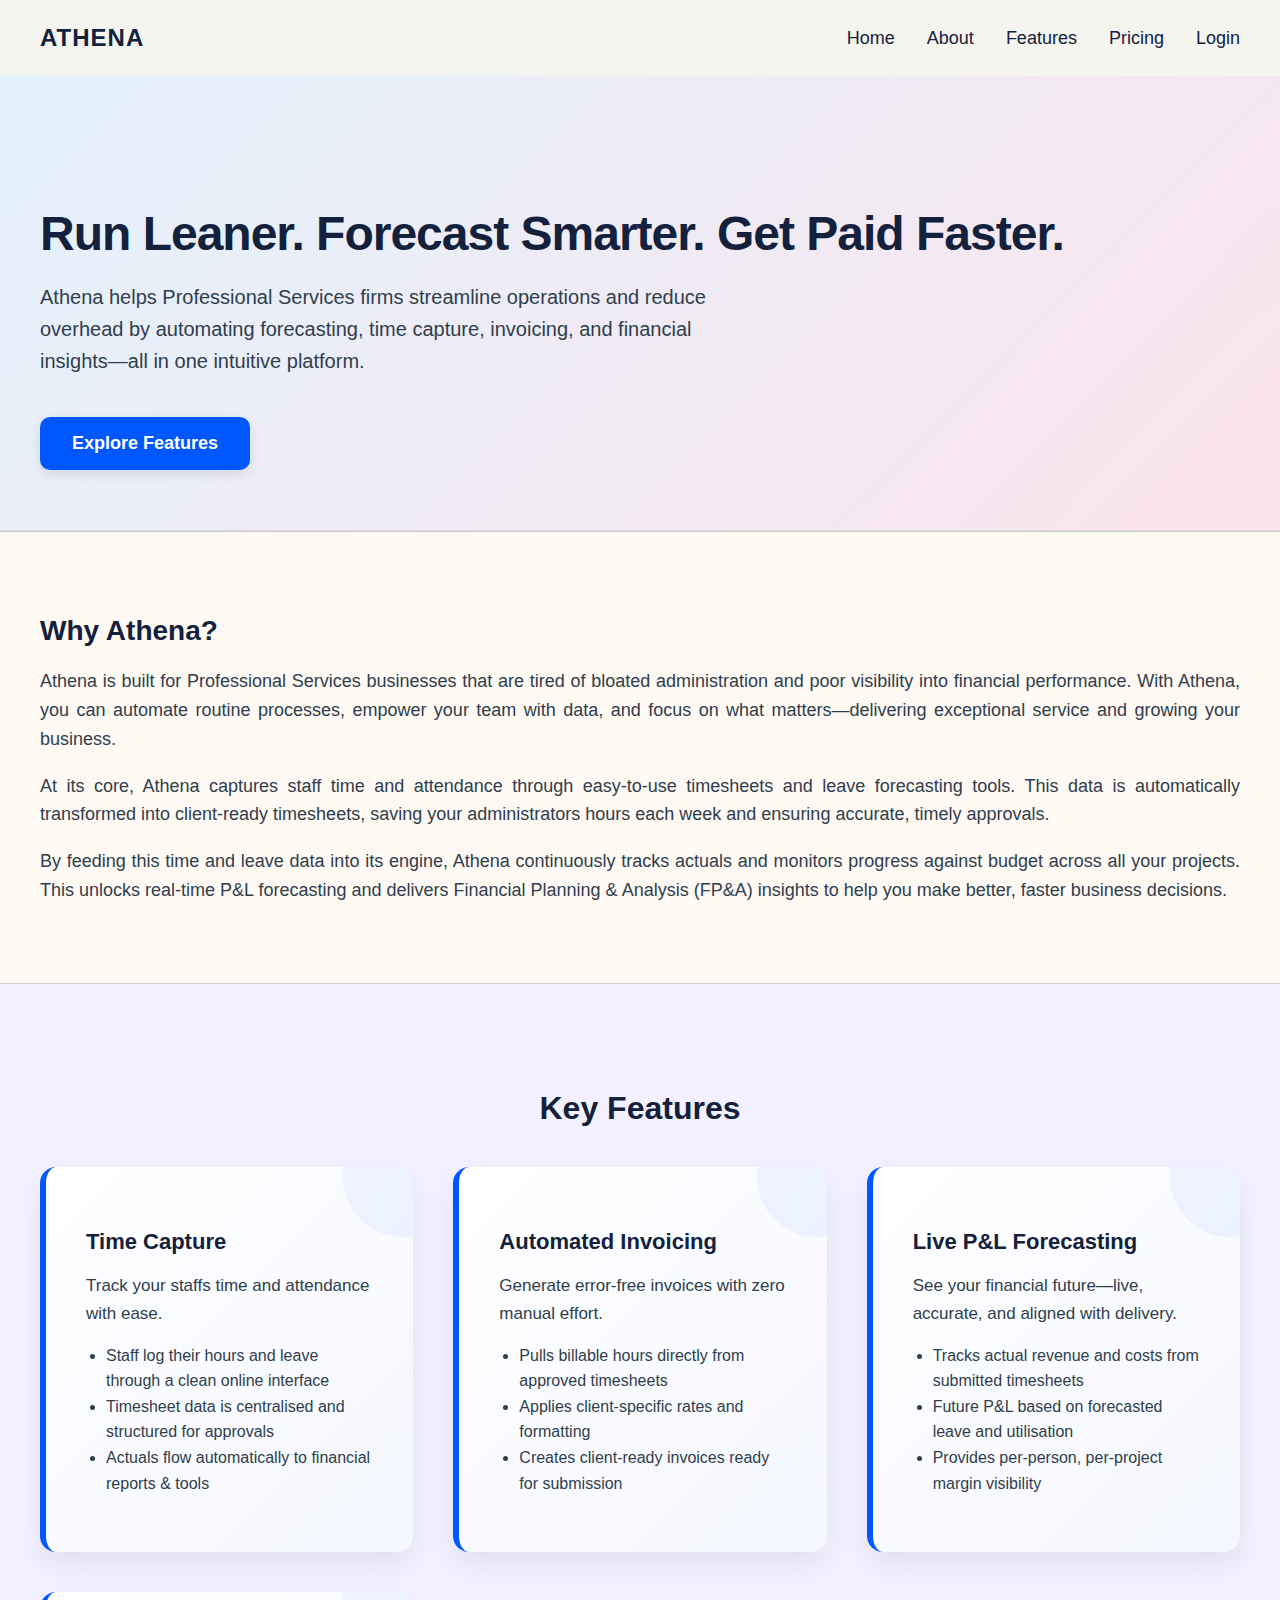
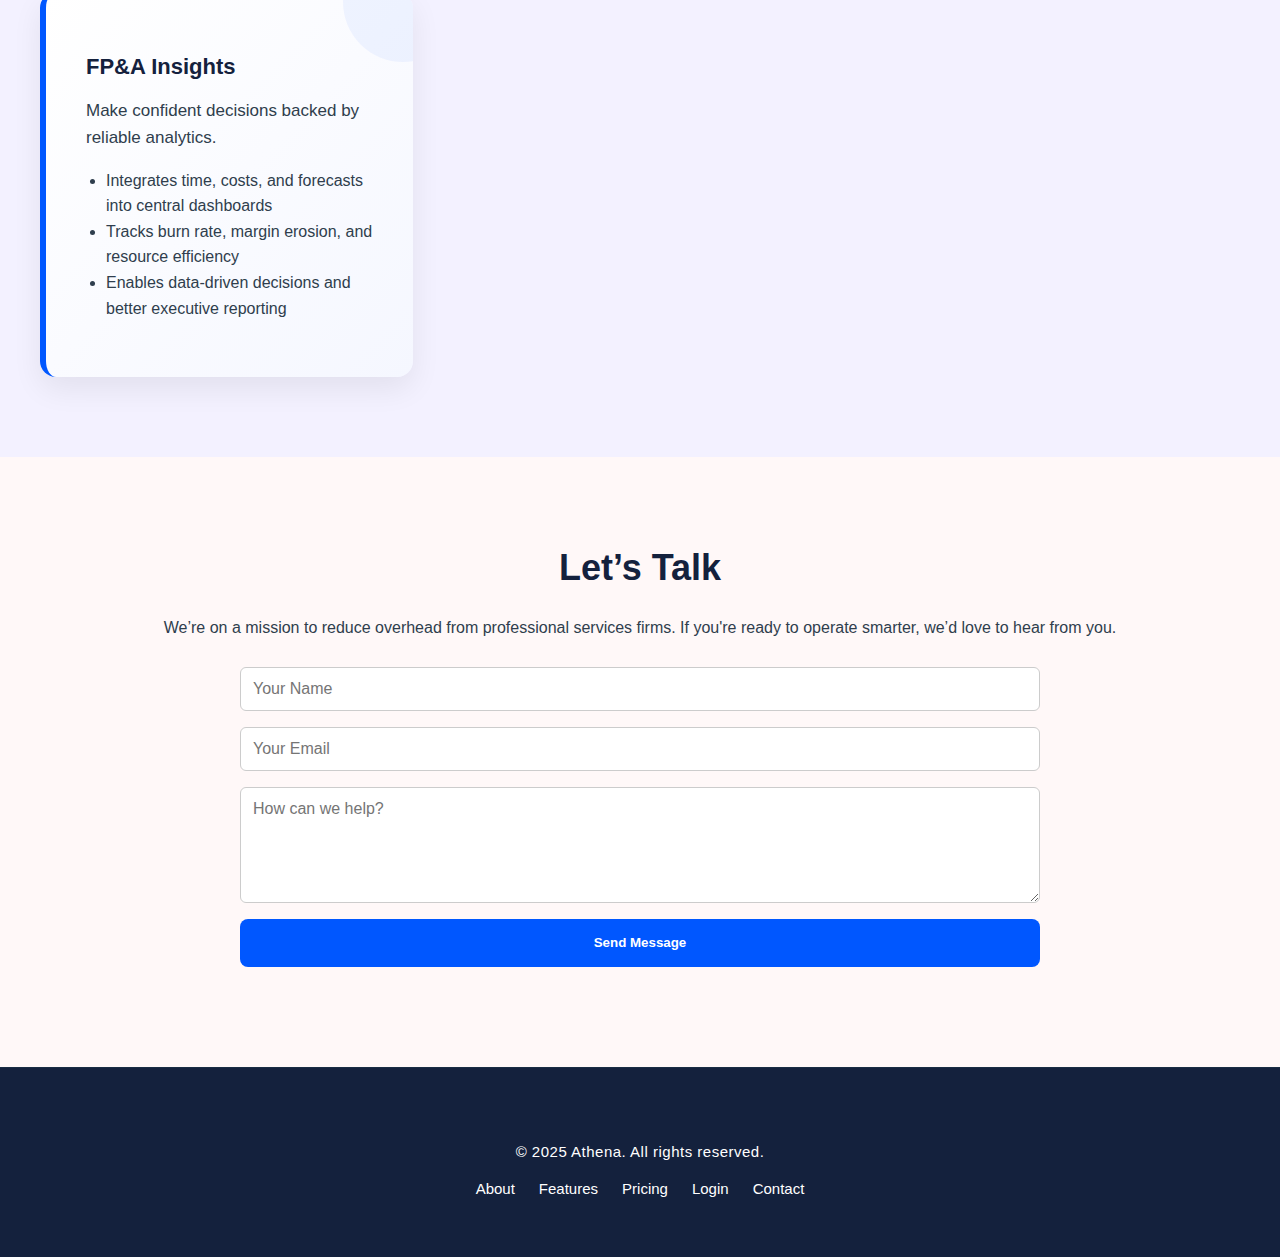
<file: index.html>
<!DOCTYPE html>
<html lang="en">
<head>
  <meta charset="UTF-8" />
  <meta name="viewport" content="width=device-width, initial-scale=1.0" />
  <title>Athena | Home</title>
  <link rel="stylesheet" href="athena-master.css" />
</head>
<body>
  <!-- Navbar -->
  <nav class="navbar">
    <div class="logo">ATHENA</div>
    <ul class="nav-links">
      <li><a href="index.html">Home</a></li>
      <li><a href="about-page.html">About</a></li>
      <li><a href="features-page.html">Features</a></li>
      <li><a href="pricing-page.html">Pricing</a></li>
      <li><a href="log-in-page.html">Login</a></li>
    </ul>
  </nav>

  <!-- Hero Section -->
  <section class="hero">
    <h1>Run Leaner. Forecast Smarter. Get Paid Faster.</h1>
    <p>Athena helps Professional Services firms streamline operations and reduce overhead by automating forecasting, time capture, invoicing, and financial insights—all in one intuitive platform.</p>
    <a href="#features" class="cta-button">Explore Features</a>
  </section>

  <!-- About Section -->
  <section class="about" id="about">
    <h2>Why Athena?</h2>
    <p>Athena is built for Professional Services businesses that are tired of bloated administration and poor visibility into financial performance. With Athena, you can automate routine processes, empower your team with data, and focus on what matters—delivering exceptional service and growing your business.</p>
    <p>At its core, Athena captures staff time and attendance through easy-to-use timesheets and leave forecasting tools. This data is automatically transformed into client-ready timesheets, saving your administrators hours each week and ensuring accurate, timely approvals.</p>
    <p>By feeding this time and leave data into its engine, Athena continuously tracks actuals and monitors progress against budget across all your projects. This unlocks real-time P&L forecasting and delivers Financial Planning & Analysis (FP&A) insights to help you make better, faster business decisions.</p>
  </section>

  <!-- Features Section -->
  <section class="features" id="features">
    <h2>Key Features</h2>
    <div class="feature-cards">
      <div class="card">
        <h3>Time Capture</h3>
        <p>Track your staffs time and attendance with ease.</p>
        <ul>
          <li>Staff log their hours and leave through a clean online interface</li>
          <li>Timesheet data is centralised and structured for approvals</li>
          <li>Actuals flow automatically to financial reports & tools</li>
        </ul>
      </div>
      <div class="card">
        <h3>Automated Invoicing</h3>
        <p>Generate error-free invoices with zero manual effort.</p>
        <ul>
          <li>Pulls billable hours directly from approved timesheets</li>
          <li>Applies client-specific rates and formatting</li>
          <li>Creates client-ready invoices ready for submission</li>
        </ul>
      </div>
      <div class="card">
        <h3>Live P&L Forecasting</h3>
        <p>See your financial future—live, accurate, and aligned with delivery.</p>
        <ul>
          <li>Tracks actual revenue and costs from submitted timesheets</li>
          <li>Future P&L based on forecasted leave and utilisation</li>
          <li>Provides per-person, per-project margin visibility</li>
        </ul>
      </div>
      <div class="card">
        <h3>FP&A Insights</h3>
        <p>Make confident decisions backed by reliable analytics.</p>
        <ul>
          <li>Integrates time, costs, and forecasts into central dashboards</li>
          <li>Tracks burn rate, margin erosion, and resource efficiency</li>
          <li>Enables data-driven decisions and better executive reporting</li>
        </ul>
      </div>
    </div>
  </section>

  <!-- Contact Section -->
  <section class="contact" id="contact">
    <h2>Let’s Talk</h2>
    <p>We’re on a mission to reduce overhead from professional services firms. If you're ready to operate smarter, we’d love to hear from you.</p>
    <form class="contact-form">
      <input type="text" placeholder="Your Name" required />
      <input type="email" placeholder="Your Email" required />
      <textarea placeholder="How can we help?" rows="5" required></textarea>
      <button type="submit">Send Message</button>
    </form>
  </section>

  <!-- Footer -->
  <footer class="footer">
    <div class="footer-content">
      <p>&copy; 2025 Athena. All rights reserved.</p>
      <ul class="footer-links">
        <li><a href="#about">About</a></li>
        <li><a href="#features">Features</a></li>
        <li><a href="#pricing">Pricing</a></li>
        <li><a href="#login">Login</a></li>
        <li><a href="#contact">Contact</a></li>
      </ul>
    </div>
  </footer>
</body>
</html>
</file>
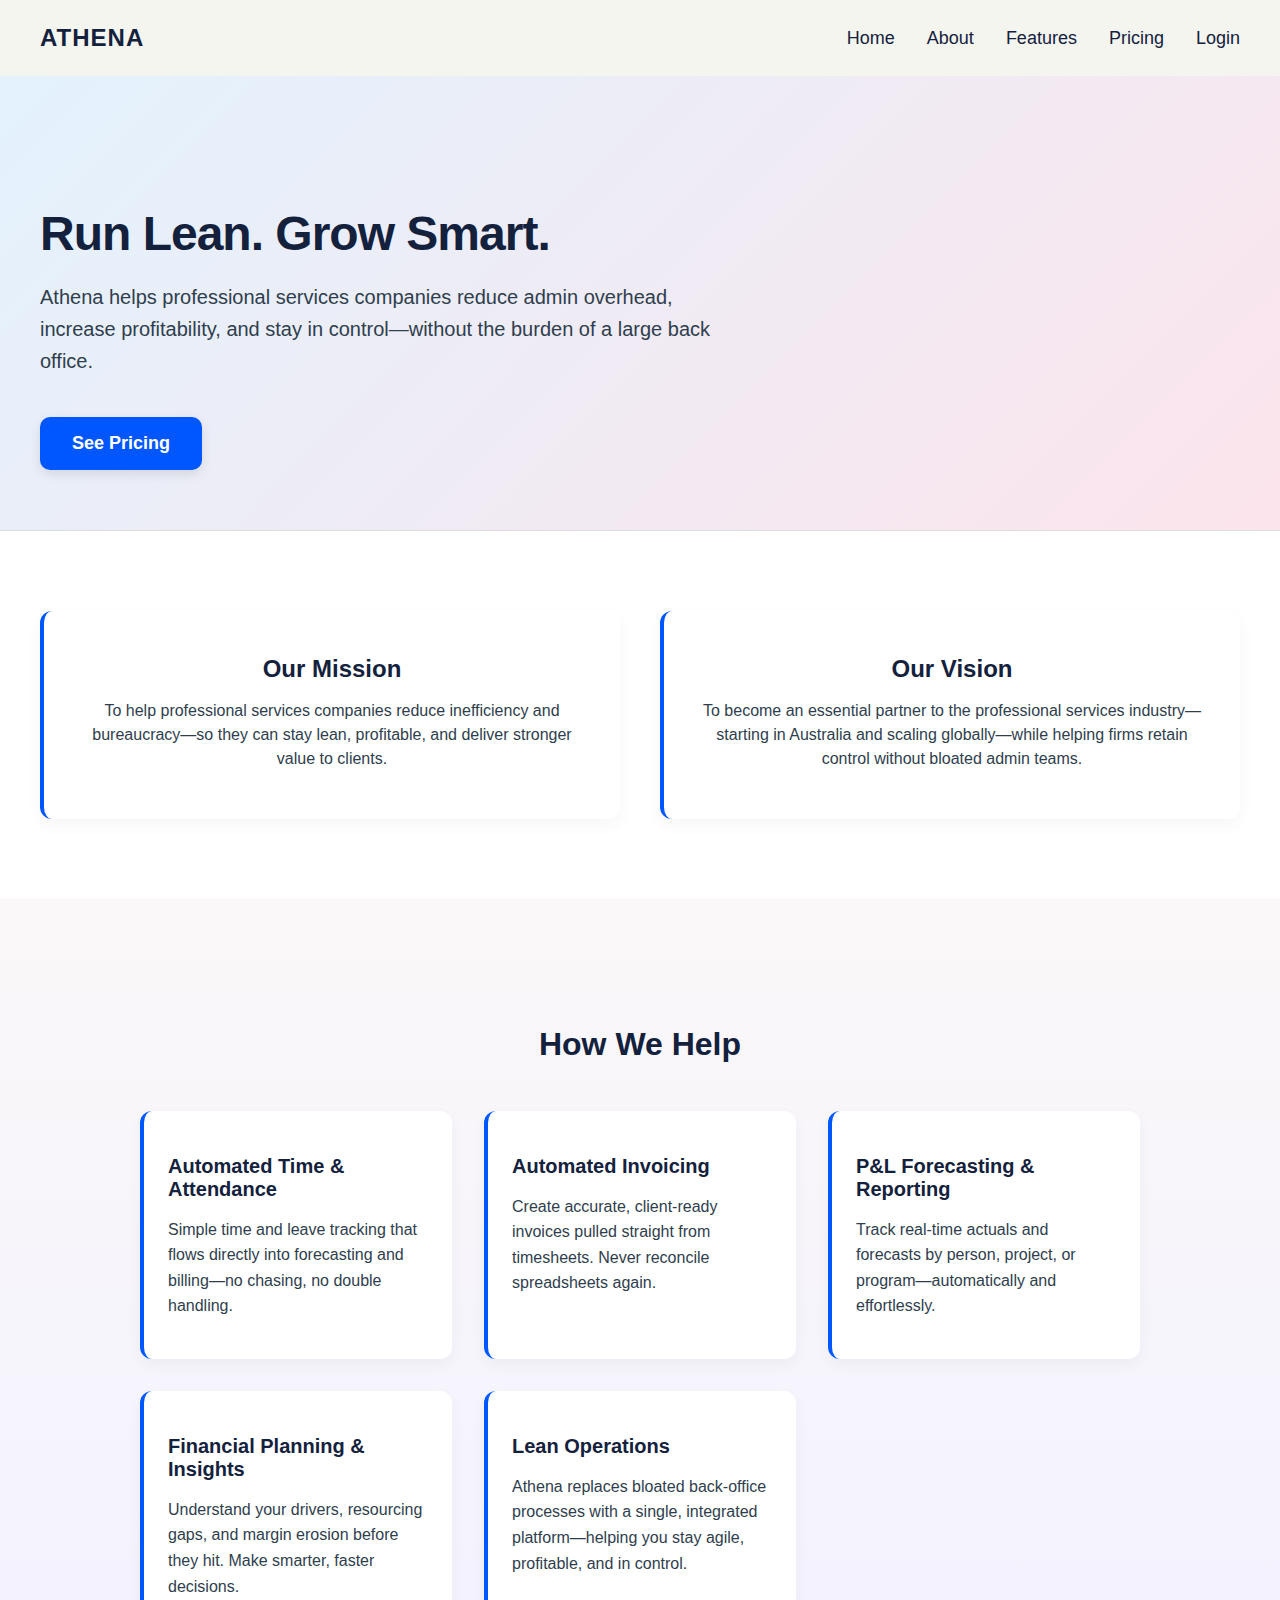
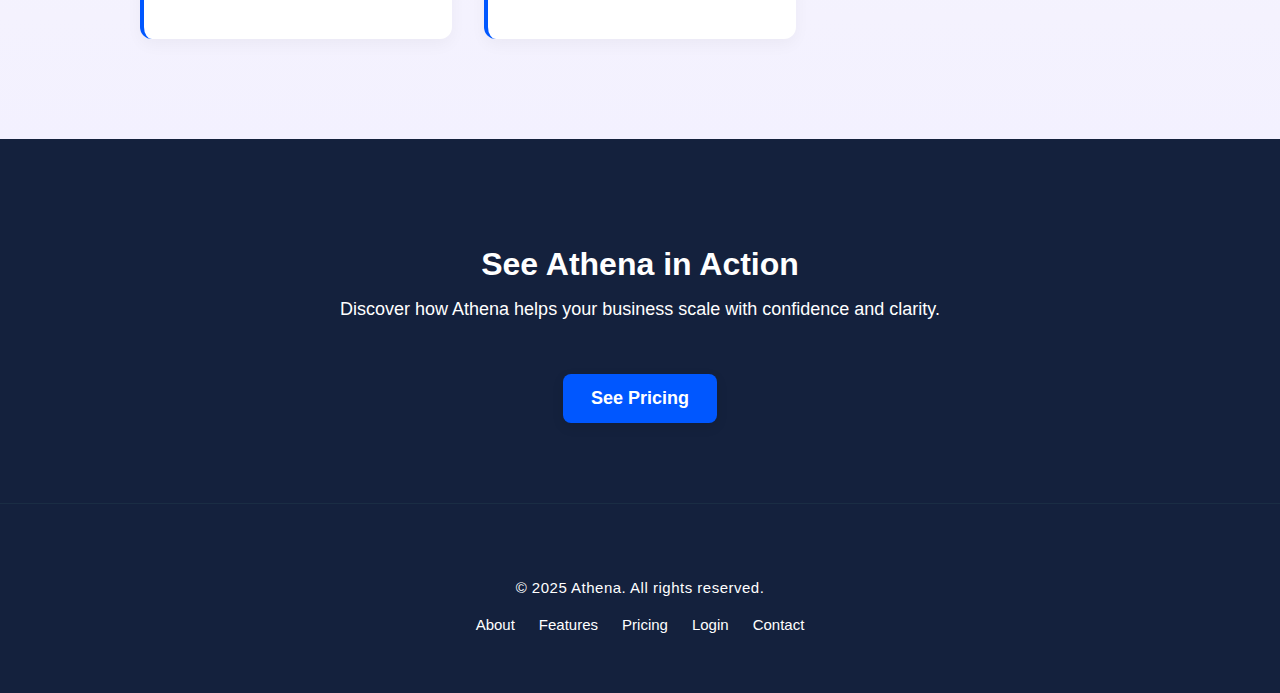
<file: about-page.html>
<!DOCTYPE html>
<html lang="en">
<head>
  <meta charset="UTF-8" />
  <meta name="viewport" content="width=device-width, initial-scale=1.0"/>
  <title>Athena | About</title>
  <link rel="stylesheet" href="athena-master.css" />
</head>
<body>

  <!-- Navigation Bar -->
  <nav class="navbar">
    <div class="logo">ATHENA</div>
    <ul class="nav-links">
     <li><a href="index.html">Home</a></li>
      <li><a href="about-page.html">About</a></li>
      <li><a href="features-page.html">Features</a></li>
      <li><a href="pricing-page.html">Pricing</a></li>
      <li><a href="log-in-page.html">Login</a></li>
    </ul>
  </nav>

  <!-- Hero Section -->
  <section class="hero">
    <h1>Run Lean. Grow Smart.</h1>
    <p>Athena helps professional services companies reduce admin overhead, increase profitability, and stay in control—without the burden of a large back office.</p>
    <a href="pricing-page.html" class="cta-button">See Pricing</a>
  </section>

  <!-- Mission and Vision Cards -->
  <section class="features-summary" style="background-color: #ffffff;">
    <div class="summary-grid">
      <div class="summary-card" style="border-left: 4px solid var(--accent-color);">
        <h3>Our Mission</h3>
        <p>To help professional services companies reduce inefficiency and bureaucracy—so they can stay lean, profitable, and deliver stronger value to clients.</p>
      </div>
      <div class="summary-card" style="border-left: 4px solid var(--accent-color);">
        <h3>Our Vision</h3>
        <p>To become an essential partner to the professional services industry—starting in Australia and scaling globally—while helping firms retain control without bloated admin teams.</p>
      </div>
    </div>
  </section>

  <!-- How We Help Section -->
  <section class="features-impact-alt">
    <h2>How We Help</h2>
    <div class="impact-cards-alt">

      <div class="impact-item">
        <div class="impact-content">
          <h3>Automated Time & Attendance</h3>
          <p>Simple time and leave tracking that flows directly into forecasting and billing—no chasing, no double handling.</p>
        </div>
      </div>

      <div class="impact-item">
        <div class="impact-content">
          <h3>Automated Invoicing</h3>
          <p>Create accurate, client-ready invoices pulled straight from timesheets. Never reconcile spreadsheets again.</p>
        </div>
      </div>

      <div class="impact-item">
        <div class="impact-content">
          <h3>P&L Forecasting & Reporting</h3>
          <p>Track real-time actuals and forecasts by person, project, or program—automatically and effortlessly.</p>
        </div>
      </div>

      <div class="impact-item">
        <div class="impact-content">
          <h3>Financial Planning & Insights</h3>
          <p>Understand your drivers, resourcing gaps, and margin erosion before they hit. Make smarter, faster decisions.</p>
        </div>
      </div>

      <div class="impact-item">
        <div class="impact-content">
          <h3>Lean Operations</h3>
          <p>Athena replaces bloated back-office processes with a single, integrated platform—helping you stay agile, profitable, and in control.</p>
        </div>
      </div>

    </div>
  </section>

  <!-- CTA Section -->
  <section class="final-cta">
    <h2>See Athena in Action</h2>
    <p>Discover how Athena helps your business scale with confidence and clarity.</p>
    <a href="index.html#pricing" class="cta-button">See Pricing</a>
  </section>

  <!-- Footer -->
  <footer class="footer">
    <div class="footer-content">
      <p>&copy; 2025 Athena. All rights reserved.</p>
      <ul class="footer-links">
          <li><a href="about-page.html">About</a></li>
        <li><a href="features-page.html">Features</a></li>
        <li><a href="pricing-page.html">Pricing</a></li>
        <li><a href="log-in-page.html">Login</a></li>
        <li><a href="#contact">Contact</a></li>
      </ul>
    </div>
  </footer>

</body>
</html>
</file>
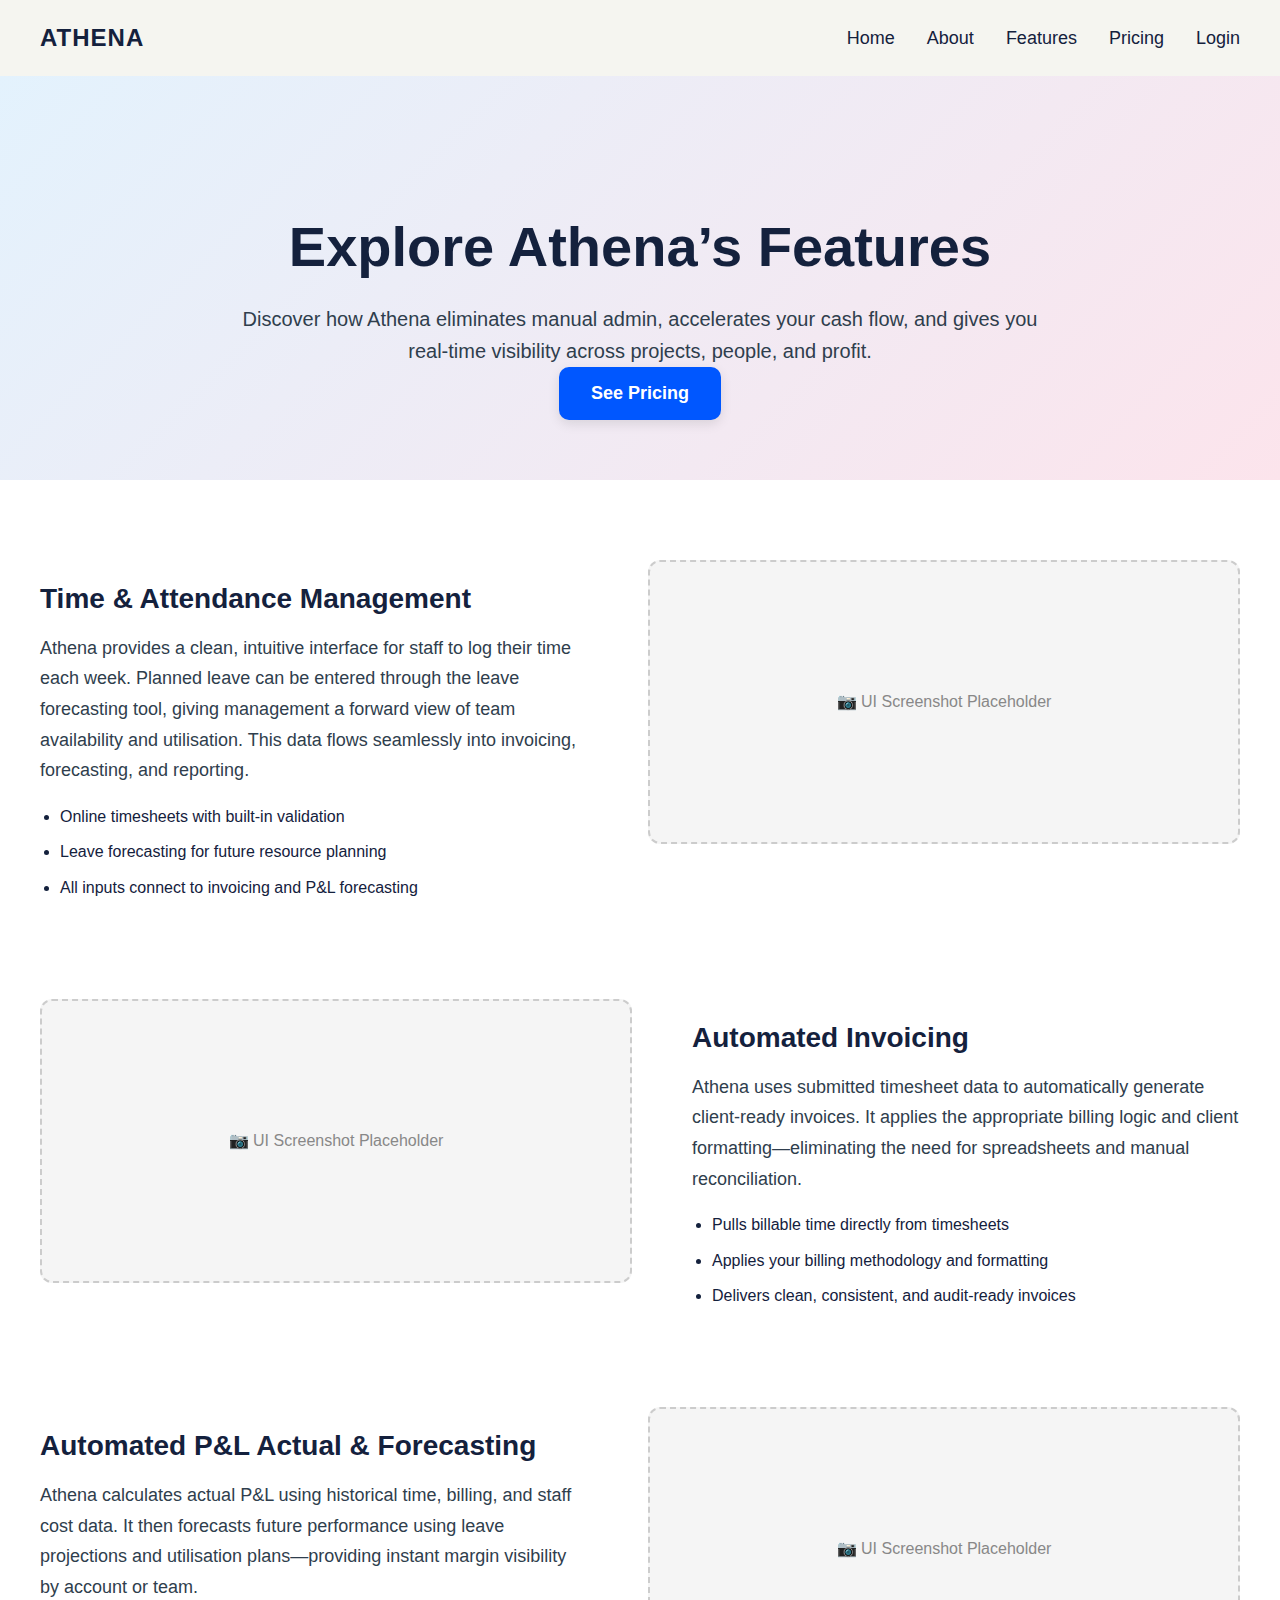
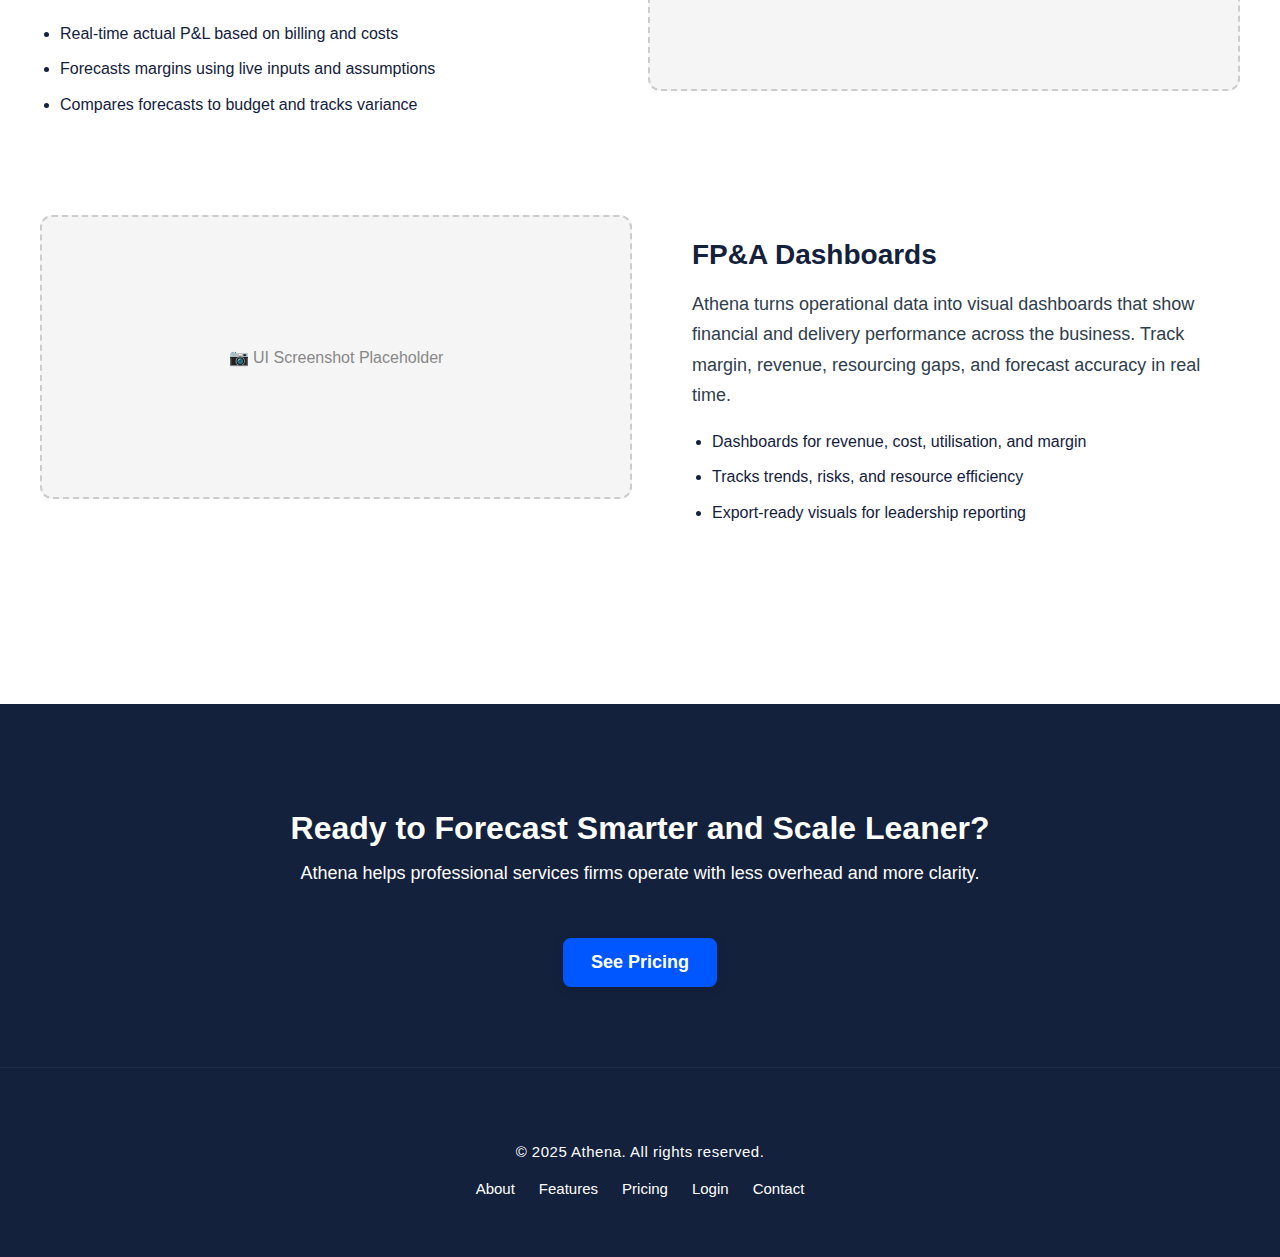
<file: features-page.html>
<!DOCTYPE html>
<html lang="en">
<head>
  <meta charset="UTF-8" />
  <meta name="viewport" content="width=device-width, initial-scale=1.0"/>
  <title>Athena | Features</title>
  <link rel="stylesheet" href="athena-master.css" />
</head>
<body>

  <!-- 1. Navigation Bar -->
  <nav class="navbar">
    <div class="logo">ATHENA</div>
    <ul class="nav-links">
   <li><a href="home-page.html">Home</a></li>
      <li><a href="about-page.html">About</a></li>
      <li><a href="features-page.html">Features</a></li>
      <li><a href="pricing-page.html">Pricing</a></li>
       <li><a href="log-in-page.html">Login</a></li>
    </ul>
  </nav>

  <!-- 2. Hero Section -->
  <section class="features-hero left">
    <h1>Explore Athena’s Features</h1>
    <p>
      Discover how Athena eliminates manual admin, accelerates your cash flow, 
      and gives you real-time visibility across projects, people, and profit.
    </p>
    <a href="index.html#pricing" class="cta-button">See Pricing</a>
  </section>

  <!-- 3. Features Deep Dive with Visual Placeholders -->
<section class="features-deep-dive">
  <div class="feature-row">
    <div class="feature-text">
      <h2>Time & Attendance Management</h2>
      <p>
        Athena provides a clean, intuitive interface for staff to log their time each week. 
        Planned leave can be entered through the leave forecasting tool, giving management a forward view of team availability and utilisation. 
        This data flows seamlessly into invoicing, forecasting, and reporting.
      </p>
      <ul>
        <li>Online timesheets with built-in validation</li>
        <li>Leave forecasting for future resource planning</li>
        <li>All inputs connect to invoicing and P&L forecasting</li>
      </ul>
    </div>
    <div class="feature-visual placeholder">
      <p>📷 UI Screenshot Placeholder</p>
    </div>
  </div>

  <div class="feature-row reverse">
    <div class="feature-text">
      <h2>Automated Invoicing</h2>
      <p>
        Athena uses submitted timesheet data to automatically generate client-ready invoices. 
        It applies the appropriate billing logic and client formatting—eliminating the need for spreadsheets and manual reconciliation.
      </p>
      <ul>
        <li>Pulls billable time directly from timesheets</li>
        <li>Applies your billing methodology and formatting</li>
        <li>Delivers clean, consistent, and audit-ready invoices</li>
      </ul>
    </div>
    <div class="feature-visual placeholder">
      <p>📷 UI Screenshot Placeholder</p>
    </div>
  </div>

  <div class="feature-row">
    <div class="feature-text">
      <h2>Automated P&L Actual & Forecasting</h2>
      <p>
        Athena calculates actual P&L using historical time, billing, and staff cost data. 
        It then forecasts future performance using leave projections and utilisation plans—providing instant margin visibility by account or team.
      </p>
      <ul>
        <li>Real-time actual P&L based on billing and costs</li>
        <li>Forecasts margins using live inputs and assumptions</li>
        <li>Compares forecasts to budget and tracks variance</li>
      </ul>
    </div>
    <div class="feature-visual placeholder">
      <p>📷 UI Screenshot Placeholder</p>
    </div>
  </div>

  <div class="feature-row reverse">
    <div class="feature-text">
      <h2>FP&A Dashboards</h2>
      <p>
        Athena turns operational data into visual dashboards that show financial and delivery performance across the business. 
        Track margin, revenue, resourcing gaps, and forecast accuracy in real time.
      </p>
      <ul>
        <li>Dashboards for revenue, cost, utilisation, and margin</li>
        <li>Tracks trends, risks, and resource efficiency</li>
        <li>Export-ready visuals for leadership reporting</li>
      </ul>
    </div>
    <div class="feature-visual placeholder">
      <p>📷 UI Screenshot Placeholder</p>
    </div>
  </div>
</section>


<!-- 5. CTA Section Fix -->
<section class="final-cta">
  <h2>Ready to Forecast Smarter and Scale Leaner?</h2>
  <p>Athena helps professional services firms operate with less overhead and more clarity.</p>
  <a href="pricing-page.html" class="cta-button">See Pricing</a>
</section>


  <!-- 6. Footer -->
  <footer class="footer">
    <div class="footer-content">
      <p>&copy; 2025 Athena. All rights reserved.</p>
      <ul class="footer-links">
        <li><a href="about-page.html">About</a></li>
        <li><a href="features-page.html">Features</a></li>
        <li><a href="pricing-page.html">Pricing</a></li>
        <li><a href="log-in-page.html">Login</a></li>
        <li><a href="#contact">Contact</a></li>
      </ul>
    </div>
  </footer>

</body>
</html>
</file>
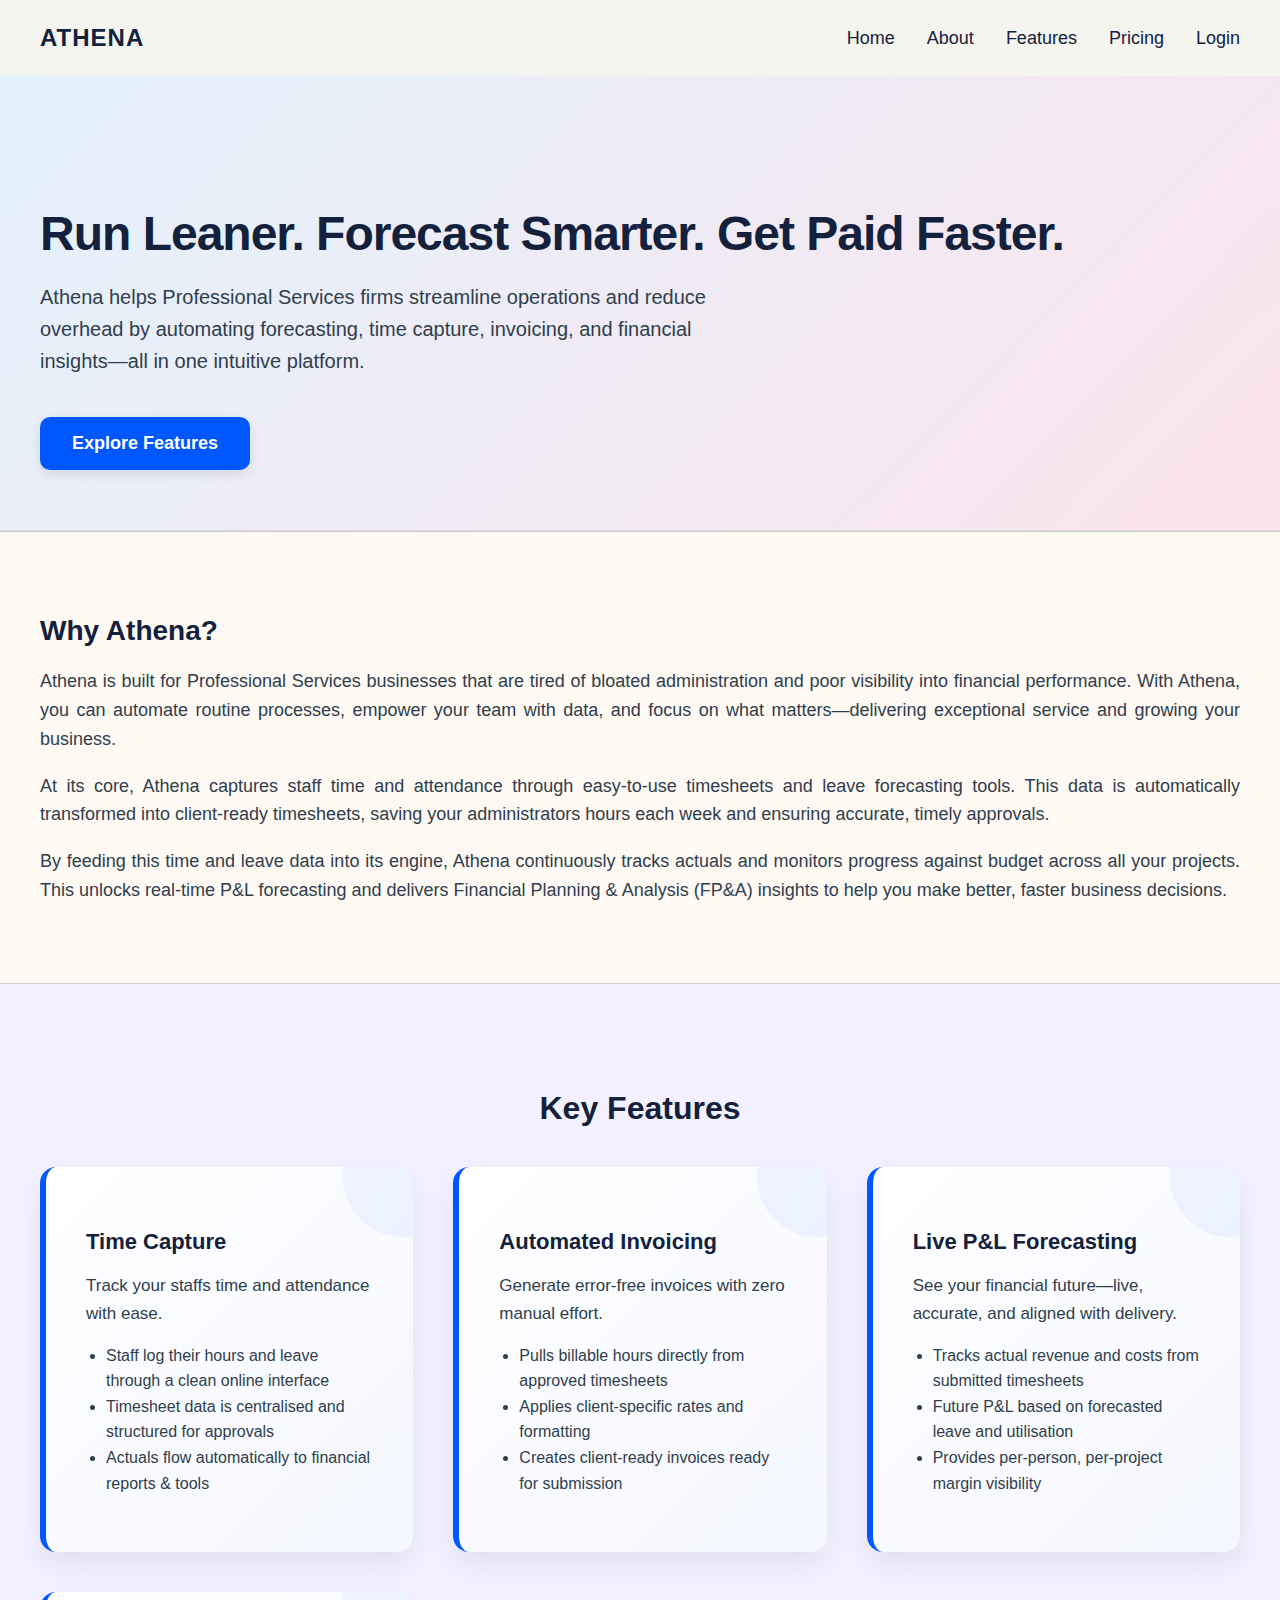
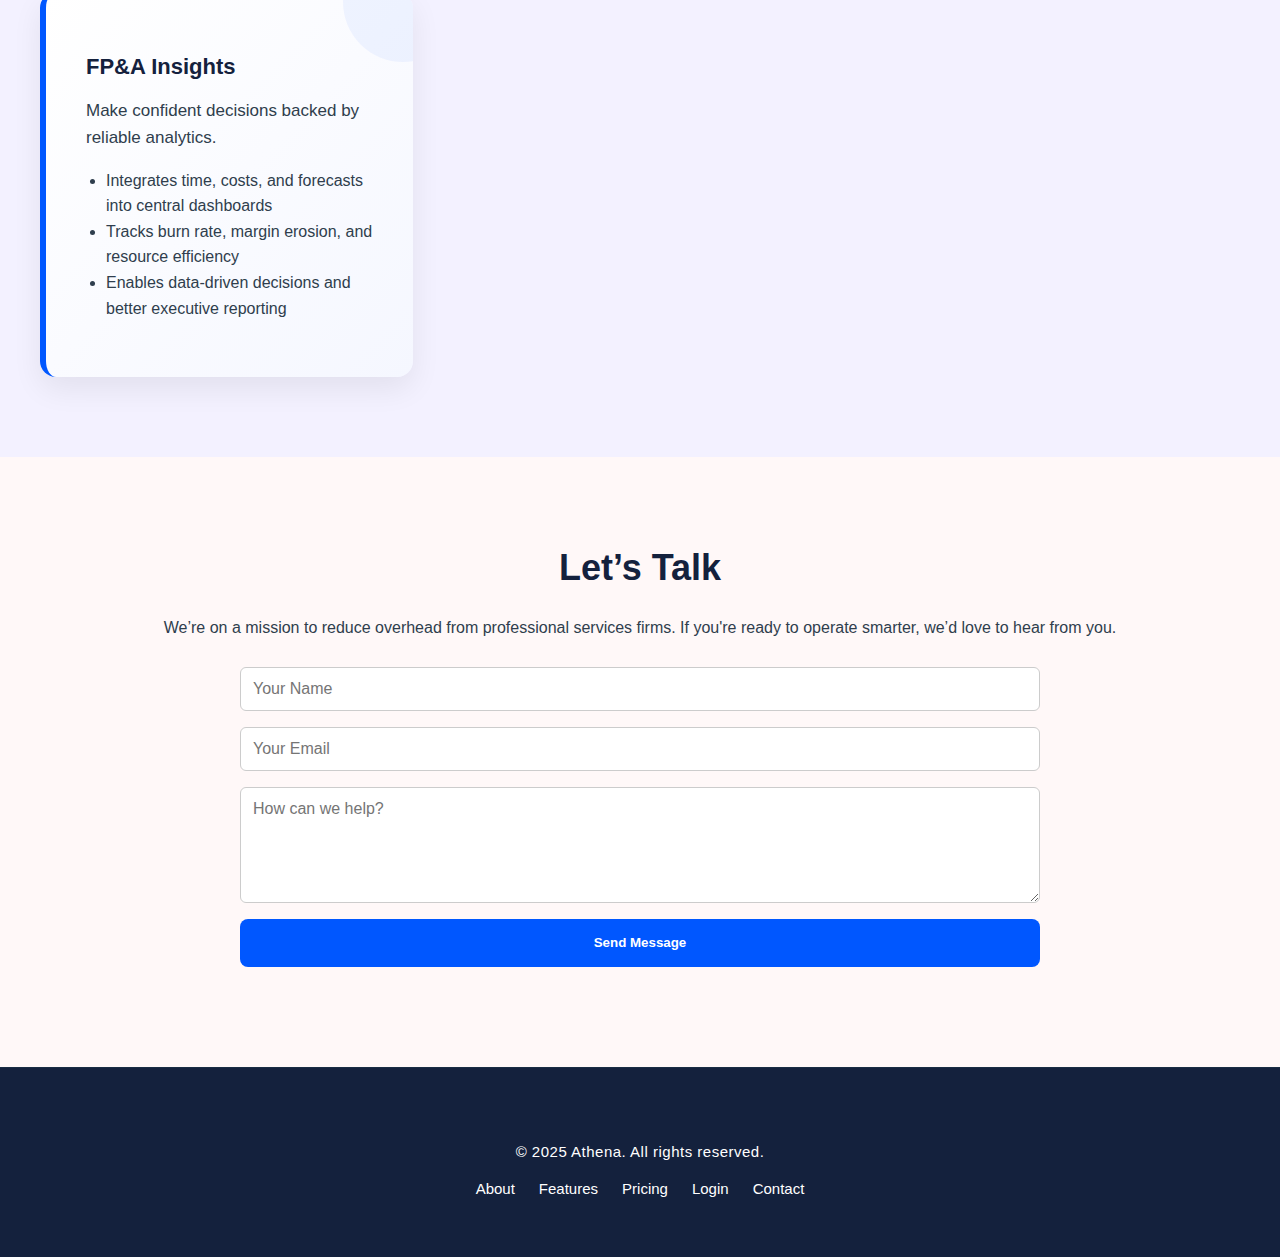
<file: home-page.html>
<!DOCTYPE html>
<html lang="en">
<head>
  <meta charset="UTF-8" />
  <meta name="viewport" content="width=device-width, initial-scale=1.0" />
  <title>Athena | Home</title>
  <link rel="stylesheet" href="athena-master.css" />
</head>
<body>
  <!-- Navbar -->
  <nav class="navbar">
    <div class="logo">ATHENA</div>
    <ul class="nav-links">
      <li><a href="home-page.html">Home</a></li>
      <li><a href="about-page.html">About</a></li>
      <li><a href="features-page.html">Features</a></li>
      <li><a href="pricing-page.html">Pricing</a></li>
      <li><a href="log-in-page.html">Login</a></li>
    </ul>
  </nav>

  <!-- Hero Section -->
  <section class="hero">
    <h1>Run Leaner. Forecast Smarter. Get Paid Faster.</h1>
    <p>Athena helps Professional Services firms streamline operations and reduce overhead by automating forecasting, time capture, invoicing, and financial insights—all in one intuitive platform.</p>
    <a href="#features" class="cta-button">Explore Features</a>
  </section>

  <!-- About Section -->
  <section class="about" id="about">
    <h2>Why Athena?</h2>
    <p>Athena is built for Professional Services businesses that are tired of bloated administration and poor visibility into financial performance. With Athena, you can automate routine processes, empower your team with data, and focus on what matters—delivering exceptional service and growing your business.</p>
    <p>At its core, Athena captures staff time and attendance through easy-to-use timesheets and leave forecasting tools. This data is automatically transformed into client-ready timesheets, saving your administrators hours each week and ensuring accurate, timely approvals.</p>
    <p>By feeding this time and leave data into its engine, Athena continuously tracks actuals and monitors progress against budget across all your projects. This unlocks real-time P&L forecasting and delivers Financial Planning & Analysis (FP&A) insights to help you make better, faster business decisions.</p>
  </section>

  <!-- Features Section -->
  <section class="features" id="features">
    <h2>Key Features</h2>
    <div class="feature-cards">
      <div class="card">
        <h3>Time Capture</h3>
        <p>Track your staffs time and attendance with ease.</p>
        <ul>
          <li>Staff log their hours and leave through a clean online interface</li>
          <li>Timesheet data is centralised and structured for approvals</li>
          <li>Actuals flow automatically to financial reports & tools</li>
        </ul>
      </div>
      <div class="card">
        <h3>Automated Invoicing</h3>
        <p>Generate error-free invoices with zero manual effort.</p>
        <ul>
          <li>Pulls billable hours directly from approved timesheets</li>
          <li>Applies client-specific rates and formatting</li>
          <li>Creates client-ready invoices ready for submission</li>
        </ul>
      </div>
      <div class="card">
        <h3>Live P&L Forecasting</h3>
        <p>See your financial future—live, accurate, and aligned with delivery.</p>
        <ul>
          <li>Tracks actual revenue and costs from submitted timesheets</li>
          <li>Future P&L based on forecasted leave and utilisation</li>
          <li>Provides per-person, per-project margin visibility</li>
        </ul>
      </div>
      <div class="card">
        <h3>FP&A Insights</h3>
        <p>Make confident decisions backed by reliable analytics.</p>
        <ul>
          <li>Integrates time, costs, and forecasts into central dashboards</li>
          <li>Tracks burn rate, margin erosion, and resource efficiency</li>
          <li>Enables data-driven decisions and better executive reporting</li>
        </ul>
      </div>
    </div>
  </section>

  <!-- Contact Section -->
  <section class="contact" id="contact">
    <h2>Let’s Talk</h2>
    <p>We’re on a mission to reduce overhead from professional services firms. If you're ready to operate smarter, we’d love to hear from you.</p>
    <form class="contact-form">
      <input type="text" placeholder="Your Name" required />
      <input type="email" placeholder="Your Email" required />
      <textarea placeholder="How can we help?" rows="5" required></textarea>
      <button type="submit">Send Message</button>
    </form>
  </section>

  <!-- Footer -->
  <footer class="footer">
    <div class="footer-content">
      <p>&copy; 2025 Athena. All rights reserved.</p>
      <ul class="footer-links">
        <li><a href="#about">About</a></li>
        <li><a href="#features">Features</a></li>
        <li><a href="#pricing">Pricing</a></li>
        <li><a href="#login">Login</a></li>
        <li><a href="#contact">Contact</a></li>
      </ul>
    </div>
  </footer>
</body>
</html>
</file>
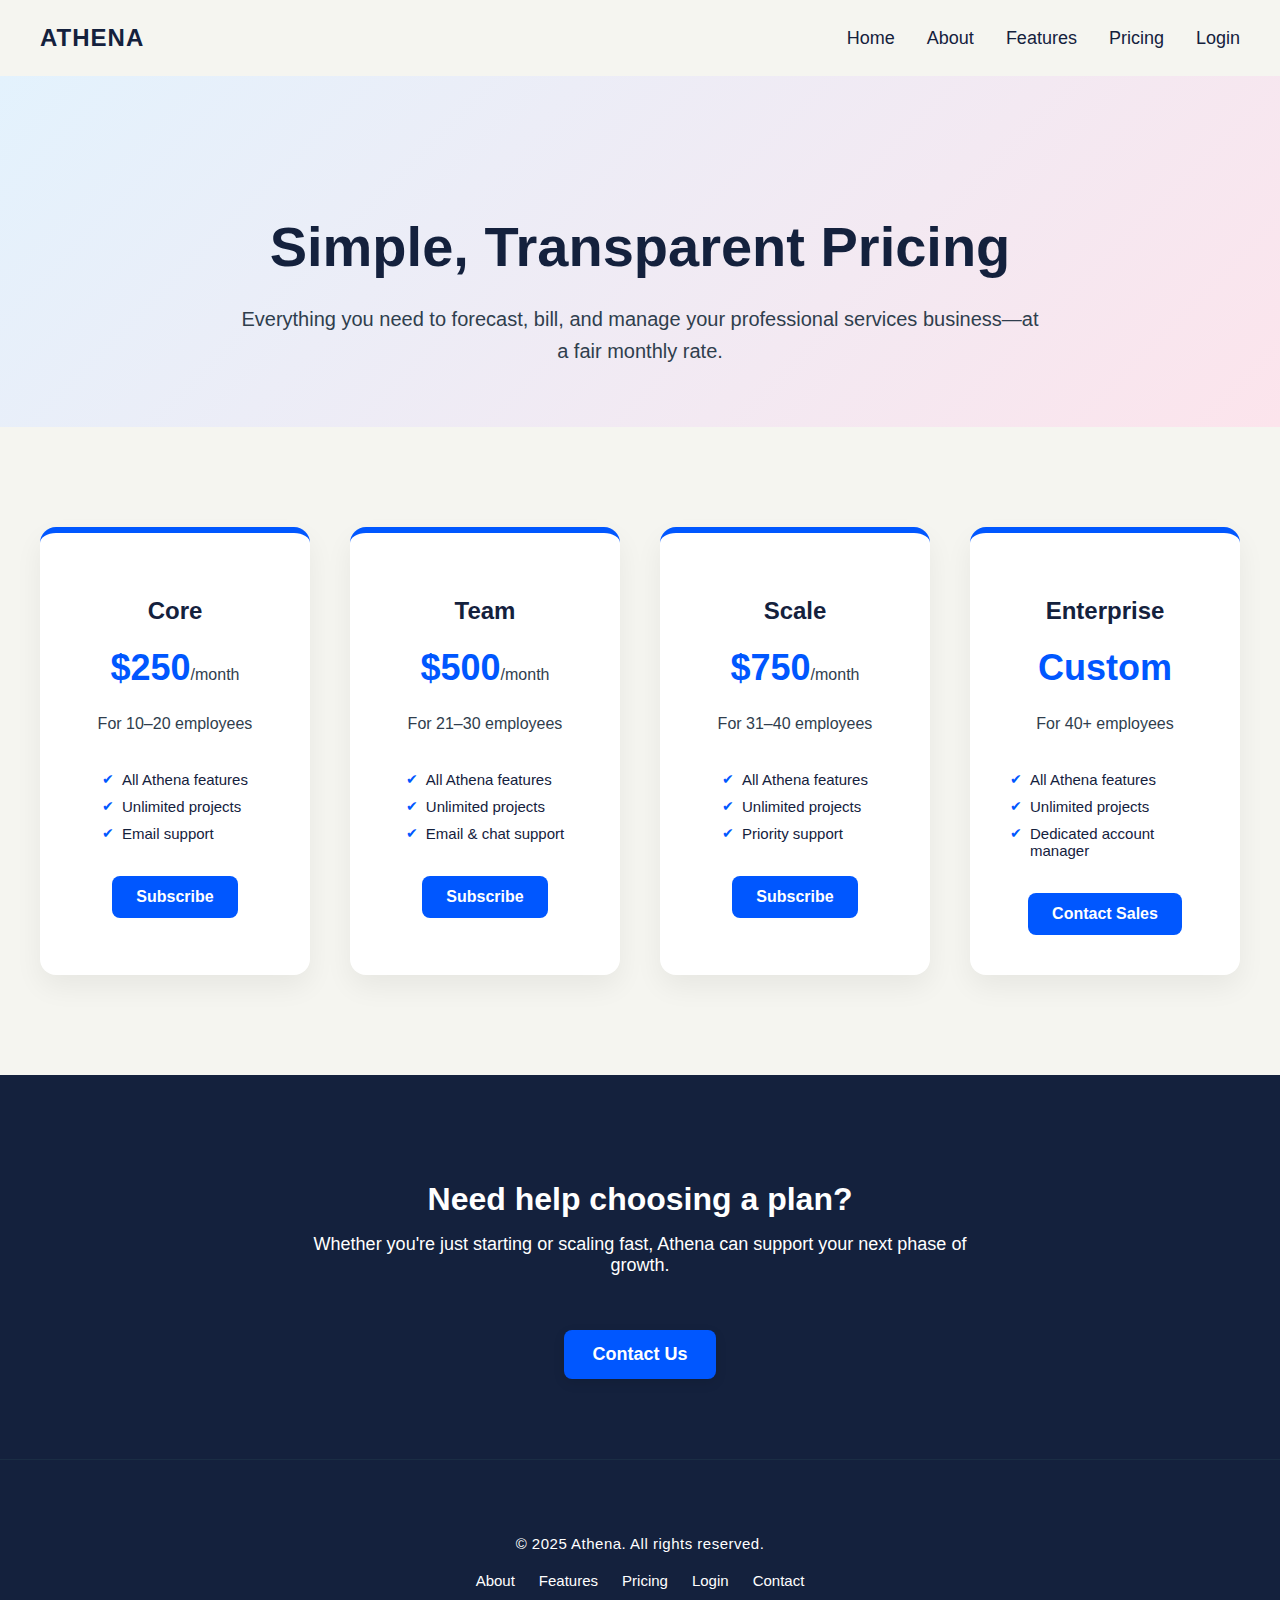
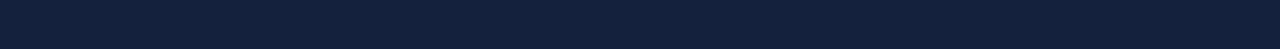
<file: pricing-page.html>
<!DOCTYPE html>
<html lang="en">
<head>
  <meta charset="UTF-8" />
  <meta name="viewport" content="width=device-width, initial-scale=1.0"/>
  <title>Athena | Pricing</title>
  <link rel="stylesheet" href="athena-master.css" />
</head>
<body>

  <!-- 1. Navbar -->
  <nav class="navbar">
    <div class="logo">ATHENA</div>
    <ul class="nav-links">
     <li><a href="home-page.html">Home</a></li>
      <li><a href="about-page.html">About</a></li>
      <li><a href="features-page.html">Features</a></li>
      <li><a href="pricing-page.html">Pricing</a></li>
       <li><a href="log-in-page.html">Login</a></li>
    </ul>
  </nav>

  <!-- 2. Hero -->
  <section class="features-hero">
    <h1>Simple, Transparent Pricing</h1>
    <p>Everything you need to forecast, bill, and manage your professional services business—at a fair monthly rate.</p>
  </section>

 <section class="pricing-section">
  <div class="pricing-grid">

    <!-- Core Plan -->
    <div class="pricing-card">
      <h3>Core</h3>
      <p class="price">$250<span>/month</span></p>
      <p class="audience">For 10–20 employees</p>
      <ul>
        <li>All Athena features</li>
        <li>Unlimited projects</li>
        <li>Email support</li>
      </ul>
      <a href="#" class="subscribe-button">Subscribe</a>
    </div>

    <!-- Team Plan (Highlighted) -->
    <div class="pricing-card recommended">
      <h3>Team</h3>
      <p class="price">$500<span>/month</span></p>
      <p class="audience">For 21–30 employees</p>
      <ul>
        <li>All Athena features</li>
        <li>Unlimited projects</li>
        <li>Email & chat support</li>
      </ul>
      <a href="#" class="subscribe-button">Subscribe</a>
    </div>

    <!-- Scale Plan -->
    <div class="pricing-card">
      <h3>Scale</h3>
      <p class="price">$750<span>/month</span></p>
      <p class="audience">For 31–40 employees</p>
      <ul>
        <li>All Athena features</li>
        <li>Unlimited projects</li>
        <li>Priority support</li>
      </ul>
      <a href="#" class="subscribe-button">Subscribe</a>
    </div>

    <!-- Enterprise Plan -->
    <div class="pricing-card">
      <h3>Enterprise</h3>
      <p class="price">Custom</p>
      <p class="audience">For 40+ employees</p>
      <ul>
        <li>All Athena features</li>
        <li>Unlimited projects</li>
        <li>Dedicated account manager</li>
      </ul>
      <a href="#contact" class="subscribe-button">Contact Sales</a>
    </div>

  </div>
</section>


  <!-- 4. CTA -->
  <section class="final-cta">
    <h2>Need help choosing a plan?</h2>
    <p>Whether you're just starting or scaling fast, Athena can support your next phase of growth.</p>
    <a href="home-page.html#contact" class="cta-button">Contact Us</a>
  </section>

  <!-- 5. Footer -->
  <footer class="footer">
    <div class="footer-content">
      <p>&copy; 2025 Athena. All rights reserved.</p>
      <ul class="footer-links">
          <li><a href="about-page.html">About</a></li>
        <li><a href="features-page.html">Features</a></li>
        <li><a href="pricing-page.html">Pricing</a></li>
        <li><a href="log-in-page.html">Login</a></li>
        <li><a href="#contact">Contact</a></li>
      </ul>
    </div>
  </footer>

</body>
</html>
</file>
<file: athena-master.css>
/* Athena Styling */

:root {
  --primary-color: #14213D;
  --accent-color: #0057FF; /* Bold Blue */
  --highlight-color: #FF3D57; /* Vibrant Coral */
  --support-color: #00D1B2; /* Bright Teal */
  --warning-color: #FFC107; /* Warm Amber */
  --light-bg: #F5F5F0;
  --text-color: #14213D;
  --subtle-text: #2f3e4d;
  --white: #ffffff;
  --feature-bg: #F3F1FF; /* Soft purple background for feature section */
}

body {
  font-family: 'Inter', sans-serif;
  margin: 0;
  background-color: var(--light-bg);
  color: var(--text-color);
  font-size: clamp(1rem, 2.5vw, 1.25rem);
}

a {
  text-decoration: none;
}

.navbar {
  display: flex;
  justify-content: space-between;
  align-items: center;
  padding: 24px 40px;
  background-color: transparent;
}

.logo {
  font-family: 'Inter', sans-serif;
  font-size: 24px;
  font-weight: 700;
  letter-spacing: 1px;
  color: var(--primary-color);
  text-transform: uppercase;
}

.nav-links {
  display: flex;
  gap: 32px;
  list-style: none;
  margin: 0;
  padding: 0;
}

.nav-links a {
  color: var(--text-color);
  font-weight: 500;
  position: relative;
  padding-bottom: 4px;
  transition: color 0.3s ease;
}

.nav-links a::after {
  content: '';
  position: absolute;
  width: 0;
  height: 2px;
  bottom: 0;
  left: 0;
  background-color: var(--accent-color);
  transition: width 0.3s ease;
}

.nav-links a:hover::after {
  width: 100%;
}

.nav-links a:hover {
  color: var(--accent-color);
}

.hero {
  padding: 100px 40px 80px;
  text-align: left;
  background: linear-gradient(135deg, #E3F2FD, #FCE4EC);
  border-bottom: 1px solid #ddd;
}

.hero h1 {
  font-family: 'Inter', sans-serif;
  font-size: 56px;
  font-weight: 800;
  letter-spacing: -1px;
  line-height: 1.1;
  margin-bottom: 24px;
  color: var(--primary-color);
}

.hero p {
  font-size: 20px;
  color: var(--subtle-text);
  line-height: 1.7;
  margin-bottom: 40px;
  max-width: 800px;
  text-align: left;
}

.cta-button {
  display: inline-block;
  background-color: var(--accent-color);
  color: var(--white);
  padding: 16px 32px;
  font-weight: 600;
  font-size: 18px;
  border-radius: 10px;
  box-shadow: 0 4px 12px rgba(0, 0, 0, 0.1);
  transition: background-color 0.3s ease, transform 0.2s ease;
}

.cta-button:hover {
  background-color: #0046cc;
  transform: translateY(-2px);
}

.about {
  padding: 60px 40px;
  background-color: #fff9f4;
  border-top: solid 0.5px #ccc;
}

.about h2 {
  font-family: 'Inter', sans-serif;
  font-size: 28px;
  font-weight: 700;
  margin-bottom: 20px;
}

.about p {
  font-size: 18px;
  color: var(--subtle-text);
  line-height: 1.6;
  text-align: justify;
}

.contact {
  background-color: #FFF8F8;
  padding: 60px 40px;
}

.contact h2 {
  text-align: center;
  font-size: 36px;
  font-family: 'Inter', sans-serif;
  font-weight: 700;
}

.contact p {
  font-size: 16px;
  color: var(--subtle-text);
  margin-bottom: 20px;
  text-align: center;
}

.contact-form {
  margin-top: 30px;
  margin-bottom: 40px;
  display: flex;
  flex-direction: column;
  gap: 1rem;
  max-width: 800px;
  margin-left: auto;
  margin-right: auto;
}

.contact-form input,
.contact-form textarea {
  font-family: 'Inter', sans-serif;
  font-size: 16px;
  padding: 12px;
  border: 1px solid #ccc;
  border-radius: 6px;
  background-color: white;
  color: var(--text-color);
  resize: vertical;
  width: 100%;
  box-sizing: border-box;
}

.contact-form input:focus,
.contact-form textarea:focus {
  border-color: var(--accent-color);
  outline: none;
}

.contact-form button {
  padding: 0.75rem;
  background-color: var(--accent-color);
  color: var(--white);
  border: none;
  border-radius: 8px;
  font-weight: 600;
  cursor: pointer;
  transition: background-color 0.3s ease;
  min-height: 48px;
}

.footer {
  background-color: var(--primary-color);
  color: white;
  text-align: center;
  padding: 20px;
  font-size: 14px;
  border-top: 1px solid #1a2d44;
}

* {
  transition: all 0.3s ease;
}

.footer {
  background-color: var(--primary-color);
  color: white;
  text-align: center;
  padding: 60px 40px;
  font-size: 15px;
  border-top: 1px solid #1a2d44;
}

.footer-content {
  max-width: 1200px;
  margin: 0 auto;
}

.footer-content p {
  margin-bottom: 20px;
  font-weight: 500;
  letter-spacing: 0.5px;
}

.footer-links {
  list-style: none;
  display: flex;
  flex-wrap: wrap;
  justify-content: center;
  gap: 24px;
  padding: 0;
  margin: 0;
}

.footer-links li a {
  color: white;
  font-weight: 500;
  transition: color 0.3s ease;
}

.footer-links li a:hover {
  color: var(--accent-color);
}

.features {
  background-color: var(--feature-bg);
  padding: 80px 40px;
  border-top: 1px solid #ccc;
}

.features h2 {
  font-family: 'Inter', sans-serif;
  font-size: 32px;
  font-weight: 800;
  margin-bottom: 40px;
  text-align: center;
  color: var(--primary-color);
}

.feature-cards {
  display: grid;
  grid-template-columns: repeat(auto-fit, minmax(320px, 1fr));
  gap: 40px;
}

.card {
  background: linear-gradient(135deg, #ffffff, #f5f7ff);
  border-left: 6px solid var(--accent-color);
  border-radius: 16px;
  padding: 40px;
  box-shadow: 0 12px 30px rgba(0, 0, 0, 0.07);
  transition: transform 0.3s ease, box-shadow 0.3s ease;
  position: relative;
  overflow: hidden;
}

.card::before {
  content: '';
  position: absolute;
  top: -50px;
  right: -50px;
  width: 120px;
  height: 120px;
  background: var(--accent-color);
  border-radius: 50%;
  opacity: 0.05;
}

.card:hover {
  transform: translateY(-8px);
  box-shadow: 0 16px 40px rgba(0, 0, 0, 0.12);
}

.card h3 {
  font-size: 22px;
  margin-bottom: 16px;
  font-weight: 700;
  color: var(--primary-color);
}

.card p {
  font-size: 17px;
  color: var(--subtle-text);
  margin-bottom: 16px;
  line-height: 1.6;
}

.card ul {
  padding-left: 20px;
  list-style-type: disc;
  color: var(--subtle-text);
  font-size: 16px;
  line-height: 1.6;
}

/* === Features Page Styling === */

.features-hero {
  background: linear-gradient(135deg, #E3F2FD, #FCE4EC);
  padding: 100px 40px 60px;
  text-align: center;
}

.features-hero h1 {
  font-size: 56px;
  font-weight: 800;
  color: var(--primary-color);
  margin-bottom: 20px;
}

.features-hero p {
  font-size: 20px;
  color: var(--subtle-text);
  max-width: 800px;
  margin: 0 auto 40px auto;
  line-height: 1.7;
}

.features-hero .cta-button {
  font-size: 18px;
  padding: 16px 32px;
}

/* Summary Cards */
.features-summary {
  background-color: var(--feature-bg);
  padding: 80px 40px;
}

.summary-grid {
  display: grid;
  grid-template-columns: repeat(auto-fit, minmax(260px, 1fr));
  gap: 40px;
  max-width: 1200px;
  margin: 0 auto;
}

.summary-card {
  background: white;
  padding: 32px;
  border-radius: 12px;
  text-align: center;
  box-shadow: 0 6px 18px rgba(0,0,0,0.04);
  transition: transform 0.2s ease;
}

.summary-card:hover {
  transform: translateY(-5px);
}

.summary-card .emoji {
  font-size: 28px;
}

.summary-card h3 {
  font-size: 20px;
  margin-top: 12px;
  margin-bottom: 12px;
  font-weight: 700;
  color: var(--primary-color);
}

.summary-card p {
  font-size: 16px;
  color: var(--subtle-text);
}

/* Feature Deep Dives */
.feature-details {
  background-color: #fff;
  padding: 80px 40px;
}

.feature-block {
  max-width: 1000px;
  margin: 0 auto 80px auto;
}

.feature-block.alt {
  background-color: #FAF8F8;
  padding: 60px 40px;
  border-radius: 12px;
}

.feature-text h2 {
  font-size: 28px;
  font-weight: 700;
  color: var(--primary-color);
  margin-bottom: 16px;
}

.feature-text p {
  font-size: 18px;
  color: var(--subtle-text);
  margin-bottom: 16px;
}

.feature-text ul {
  list-style-type: disc;
  padding-left: 20px;
}

.feature-text ul li {
  font-size: 16px;
  color: var(--text-color);
  margin-bottom: 10px;
  line-height: 1.6;
}

/* Final CTA */
.final-cta {
  background-color: var(--primary-color);
  color: white;
  padding: 80px 40px;
  text-align: center;
}

.final-cta h2 {
  font-size: 36px;
  margin-bottom: 16px;
}

.final-cta p {
  font-size: 18px;
  margin-bottom: 30px;
  max-width: 800px;
  margin: 0 auto;
}

.final-cta .cta-button {
  background-color: var(--accent-color);
  color: white;
  font-size: 18px;
  padding: 16px 32px;
  border-radius: 10px;
}

.final-cta .cta-button:hover {
  background-color: #0046cc;
}

/* --- Features Deep Dive --- */
.features-deep-dive {
  padding: 80px 40px;
  background-color: #fff;
}

.feature-block {
  max-width: 1000px;
  margin: 0 auto 60px auto;
}

.feature-block.alt {
  background-color: #FAF8F8;
  padding: 40px;
  border-radius: 12px;
}

.feature-block h2 {
  font-size: 28px;
  color: var(--primary-color);
  margin-bottom: 16px;
}

.feature-block p {
  font-size: 18px;
  color: var(--subtle-text);
  margin-bottom: 16px;
}

.feature-block ul {
  padding-left: 20px;
  list-style-type: disc;
}

.feature-block ul li {
  font-size: 16px;
  color: var(--text-color);
  margin-bottom: 10px;
}

/* --- Feature Impact --- */
.features-impact {
  padding: 80px 40px;
  background-color: var(--feature-bg);
  text-align: center;
}

.features-impact h2 {
  font-size: 32px;
  margin-bottom: 40px;
}

.impact-grid {
  display: grid;
  grid-template-columns: repeat(auto-fit, minmax(260px, 1fr));
  gap: 32px;
  max-width: 1100px;
  margin: 0 auto;
}

.impact-card {
  background-color: #fff;
  border-radius: 10px;
  padding: 24px;
  box-shadow: 0 6px 16px rgba(0,0,0,0.04);
  transition: transform 0.2s ease;
}

.impact-card:hover {
  transform: translateY(-5px);
}

.impact-card h3 {
  font-size: 20px;
  color: var(--primary-color);
  margin-bottom: 10px;
}

.impact-card p {
  font-size: 16px;
  color: var(--subtle-text);
}

/* --- Footer Enhancements --- */
.footer {
  background-color: var(--primary-color);
  color: white;
  padding: 40px;
  text-align: center;
}

.footer-content {
  max-width: 1000px;
  margin: 0 auto;
}

.footer-links {
  list-style: none;
  padding: 0;
  display: flex;
  justify-content: center;
  gap: 24px;
  margin-top: 12px;
}

.footer-links a {
  color: white;
  text-decoration: none;
  font-weight: 500;
}

.footer-links a:hover {
  text-decoration: underline;
}

/* === Features Deep Dive - Left Aligned === */
.features-deep-dive {
  padding: 80px 40px;
  background-color: #fff;
}

.feature-row {
  display: flex;
  align-items: flex-start;
  justify-content: space-between;
  gap: 60px;
  max-width: 1200px;
  margin: 0 auto 80px auto;
  flex-wrap: wrap;
}

.feature-row.reverse {
  flex-direction: row-reverse;
}

.feature-text {
  flex: 1;
  min-width: 320px;
}

.feature-text h2 {
  font-size: 28px;
  font-weight: 700;
  margin-bottom: 16px;
  color: var(--primary-color);
}

.feature-text p {
  font-size: 18px;
  color: var(--subtle-text);
  margin-bottom: 16px;
  line-height: 1.7;
}

.feature-text ul {
  padding-left: 20px;
  list-style-type: disc;
  color: var(--text-color);
}

.feature-text ul li {
  font-size: 16px;
  margin-bottom: 10px;
  line-height: 1.6;
}

.feature-visual {
  flex: 1;
  min-width: 320px;
  height: 240px;
  display: flex;
  justify-content: center;
  align-items: center;
}

.feature-visual.placeholder {
  background-color: #F5F5F5;
  border: 2px dashed #ccc;
  border-radius: 12px;
  text-align: center;
  font-size: 16px;
  color: #888;
  padding: 20px;
}

/* Keep existing styles for .features-impact, .cta, .footer etc */
.features-deep-dive {
  padding: 80px 40px;
  background-color: #fff;
}

.features-impact {
  padding: 80px 40px;
  background-color: var(--feature-bg);
  text-align: left;
}

.impact-card p {
  font-size: 16px;
  color: var(--subtle-text);
  line-height: 1.6;
}

.features-impact-alt {
  padding: 100px 40px;
  background: linear-gradient(180deg, #faf8f8, #f3f1ff);
}

.features-impact-alt h2 {
  font-size: 32px;
  font-weight: 700;
  margin-bottom: 60px;
  text-align: left;
  color: var(--primary-color);
  max-width: 900px;
  margin-left: auto;
  margin-right: auto;
}

.impact-cards-alt {
  display: flex;
  flex-direction: column;
  gap: 40px;
  max-width: 1000px;
  margin: 0 auto;
}

.impact-item {
  display: flex;
  gap: 24px;
  align-items: flex-start;
  background-color: white;
  padding: 24px;
  border-radius: 12px;
  box-shadow: 0 8px 20px rgba(0,0,0,0.03);
  transition: transform 0.2s ease;
}

.impact-item:hover {
  transform: translateY(-4px);
}

.impact-icon {
  font-size: 28px;
  color: var(--accent-color);
  flex-shrink: 0;
  margin-top: 4px;
}

.impact-content h3 {
  font-size: 20px;
  font-weight: 700;
  margin-bottom: 10px;
  color: var(--primary-color);
}

.impact-content p {
  font-size: 16px;
  color: var(--subtle-text);
  line-height: 1.6;
}

/* === Adjustments for Feature Visual Alignment === */
.feature-row {
  display: flex;
  align-items: stretch; /* ensures both sides are equal height */
  justify-content: space-between;
  gap: 60px;
  max-width: 1200px;
  margin: 0 auto 80px auto;
  flex-wrap: wrap;
}

.feature-visual {
  flex: 1;
  min-width: 320px;
  display: flex;
  justify-content: center;
  align-items: center;
}

.feature-visual.placeholder {
  background-color: #F5F5F5;
  border: 2px dashed #ccc;
  border-radius: 12px;
  text-align: center;
  font-size: 16px;
  color: #888;
  padding: 20px;
  width: 100%;
}

/* === Refined Features Impact === */
.features-impact-alt {
  background-color: var(--light-bg);
  padding: 80px 40px;
}

.impact-cards-alt {
  display: grid;
  grid-template-columns: repeat(auto-fit, minmax(260px, 1fr));
  gap: 32px;
  max-width: 1000px;
  margin: 0 auto;
}

.impact-item {
  background-color: white;
  border-left: 4px solid var(--accent-color);
  padding: 24px;
  border-radius: 12px;
  box-shadow: 0 6px 16px rgba(0, 0, 0, 0.04);
  transition: transform 0.2s ease;
}

.impact-item:hover {
  transform: translateY(-4px);
}

.impact-icon {
  font-size: 24px;
  margin-bottom: 8px;
  color: var(--accent-color);
}

.impact-content h3 {
  font-size: 20px;
  margin-bottom: 8px;
  color: var(--primary-color);
}

.impact-content p {
  font-size: 16px;
  color: var(--subtle-text);
  line-height: 1.6;
}

/* === Final CTA Fix === */
.final-cta p {
  margin-bottom: 24px;
}

.final-cta .cta-button {
  margin-top: 24px;
  display: inline-block;
}


/* === About Page Additions === */
/* === Athena About Page Styling === */

:root {
  --primary-color: #14213D;
  --accent-color: #0057FF;
  --highlight-color: #FF3D57;
  --support-color: #00D1B2;
  --light-bg: #F5F5F0;
  --text-color: #14213D;
  --subtle-text: #2f3e4d;
  --white: #ffffff;
  --feature-bg: #F3F1FF;
}

/* Base styles */
body {
  margin: 0;
  padding: 0;
  font-family: 'Inter', sans-serif;
  background-color: var(--light-bg);
  color: var(--text-color);
  font-size: clamp(1rem, 2.5vw, 1.125rem);
}

a {
  text-decoration: none;
  transition: color 0.3s ease;
}

/* Navbar */
.navbar {
  display: flex;
  justify-content: space-between;
  align-items: center;
  padding: 24px 40px;
  background-color: transparent;
}

.nav-links a {
  color: var(--text-color);
  font-weight: 500;
  position: relative;
  padding-bottom: 4px;
}

.nav-links a::after {
  content: '';
  position: absolute;
  width: 0;
  height: 2px;
  bottom: 0;
  left: 0;
  background-color: var(--accent-color);
  transition: width 0.3s ease;
}

.nav-links a:hover::after {
  width: 100%;
}

.nav-links a:hover {
  color: var(--accent-color);
}

/* Hero */
.hero {
  padding: 100px 40px 60px;
  background: linear-gradient(135deg, #E3F2FD, #FCE4EC);
  text-align: left;
}

.hero h1 {
  font-size: 48px;
  font-weight: 800;
  margin-bottom: 20px;
  color: var(--primary-color);
}

.hero p {
  font-size: 20px;
  color: var(--subtle-text);
  max-width: 700px;
  line-height: 1.6;
}

.cta-button:hover {
  background-color: #0046cc;
  transform: translateY(-2px);
}

/* Mission & Vision Cards */
.features-summary {
  background-color: #ffffff;
  padding: 80px 40px;
}

.summary-card h3 {
  font-size: 22px;
  font-weight: 700;
  margin-bottom: 12px;
  color: var(--primary-color);
}

.summary-card p {
  font-size: 16px;
  color: var(--subtle-text);
  line-height: 1.6;
}

/* How We Help Section */
.features-impact-alt {
  background-color: var(--feature-bg);
  padding: 100px 40px;
}

.features-impact-alt h2 {
  font-size: 32px;
  font-weight: 700;
  margin-bottom: 48px;
  text-align: center;
  color: var(--primary-color);
}

.impact-item:hover {
  transform: translateY(-4px);
}

.impact-content h3 {
  font-size: 20px;
  margin-bottom: 10px;
  color: var(--primary-color);
}

.impact-content p {
  font-size: 16px;
  color: var(--subtle-text);
  line-height: 1.6;
}

/* Final CTA */
.final-cta {
  background-color: var(--primary-color);
  color: white;
  padding: 80px 40px;
  text-align: center;
}

.final-cta h2 {
  font-size: 32px;
  margin-bottom: 20px;
}

.final-cta p {
  font-size: 18px;
  margin-bottom: 30px;
  max-width: 700px;
  margin-left: auto;
  margin-right: auto;
}

.final-cta .cta-button {
  background-color: var(--accent-color);
  padding: 14px 28px;
  border-radius: 8px;
}

/* Footer */
.footer {
  background-color: var(--primary-color);
  color: white;
  text-align: center;
  padding: 40px;
  font-size: 14px;
}

.footer-links a {
  color: white;
  text-decoration: none;
  font-weight: 500;
}

.footer-links a:hover {
  text-decoration: underline;
}

/* === Pricing Page Additions === */
/* === Pricing Page Styling === */

:root {
  --primary-color: #14213D;
  --accent-color: #0057FF;
  --light-bg: #F5F5F0;
  --white: #ffffff;
  --subtle-text: #2f3e4d;
}

body {
  font-family: 'Inter', sans-serif;
  margin: 0;
  background-color: var(--light-bg);
  color: var(--primary-color);
  font-size: clamp(1rem, 2.5vw, 1.125rem);
}

a {
  text-decoration: none;
}

.nav-links a {
  color: var(--primary-color);
  font-weight: 500;
  position: relative;
  padding-bottom: 4px;
  transition: color 0.3s ease;
}

.nav-links a::after {
  content: '';
  position: absolute;
  width: 0;
  height: 2px;
  left: 0;
  bottom: 0;
  background-color: var(--accent-color);
  transition: width 0.3s ease;
}

.nav-links a:hover {
  color: var(--accent-color);
}

.nav-links a:hover::after {
  width: 100%;
}

/* Hero Section */
.features-hero {
  background: linear-gradient(135deg, #E3F2FD, #FCE4EC);
  padding: 100px 40px 60px;
  text-align: center;
}

.features-hero h1 {
  font-size: 56px;
  font-weight: 800;
  margin-bottom: 24px;
  color: var(--primary-color);
}

.features-hero p {
  font-size: 20px;
  color: var(--subtle-text);
  max-width: 800px;
  margin: 0 auto;
  line-height: 1.6;
}

/* Pricing Grid */
.features-summary {
  background-color: var(--light-bg);
  padding: 80px 40px;
}

.summary-card:hover {
  transform: translateY(-5px);
}

.summary-card h3 {
  font-size: 24px;
  margin-bottom: 12px;
  color: var(--primary-color);
}

.summary-card p {
  font-size: 16px;
  color: var(--subtle-text);
  margin-bottom: 16px;
  line-height: 1.5;
}

.summary-card ul {
  list-style-type: disc;
  padding-left: 20px;
  margin-top: 16px;
}

.summary-card ul li {
  margin-bottom: 8px;
  font-size: 15px;
  color: var(--primary-color);
}

/* CTA Section */
.final-cta {
  background-color: var(--primary-color);
  color: white;
  padding: 80px 40px;
  text-align: center;
}

.final-cta h2 {
  font-size: 32px;
  margin-bottom: 16px;
}

.final-cta p {
  font-size: 18px;
  margin-bottom: 30px;
  max-width: 700px;
  margin-left: auto;
  margin-right: auto;
}

.cta-button:hover {
  background-color: #0046cc;
  transform: translateY(-2px);
}

/* Footer */
.footer {
  background-color: var(--primary-color);
  color: white;
  text-align: center;
  padding: 60px 40px;
  font-size: 15px;
  border-top: 1px solid #1a2d44;
}

.footer-content p {
  margin-bottom: 20px;
  font-weight: 500;
}

.footer-links li a {
  color: white;
  font-weight: 500;
  transition: color 0.3s ease;
}

.footer-links li a:hover {
  color: var(--accent-color);
}

/* === Enhanced Pricing Section === */

.pricing-section {
  padding: 100px 40px;
  background-color: var(--light-bg);
}

.pricing-grid {
  display: grid;
  grid-template-columns: repeat(auto-fit, minmax(260px, 1fr));
  gap: 40px;
  max-width: 1200px;
  margin: 0 auto;
}

.pricing-card {
  background: white;
  padding: 40px;
  border-radius: 16px;
  box-shadow: 0 12px 28px rgba(0, 0, 0, 0.06);
  display: flex;
  flex-direction: column;
  align-items: center;
  text-align: center;
  transition: transform 0.3s ease, box-shadow 0.3s ease;
  border-top: 6px solid var(--accent-color);
}

.pricing-card:hover {
  transform: translateY(-6px);
  box-shadow: 0 20px 40px rgba(0, 0, 0, 0.08);
}

.pricing-card.recommended {
  .pricing-card.recommended {
  background: linear-gradient(145deg, #ffffff, #f9f9ff);
}

}

.pricing-card h3 {
  font-size: 24px;
  font-weight: 700;
  margin-bottom: 12px;
  color: var(--primary-color);
}

.price {
  font-size: 36px;
  font-weight: 800;
  margin: 10px 0;
  color: var(--accent-color);
}

.price span {
  font-size: 16px;
  color: var(--subtle-text);
  font-weight: 500;
}

.audience {
  font-size: 16px;
  color: var(--subtle-text);
  margin-bottom: 20px;
}

.pricing-card ul {
  list-style: none;
  padding: 0;
  margin-bottom: 24px;
  text-align: left;
}

.pricing-card ul li {
  font-size: 15px;
  margin-bottom: 10px;
  color: var(--text-color);
  position: relative;
  padding-left: 20px;
}

.pricing-card ul li::before {
  content: "✔";
  position: absolute;
  left: 0;
  color: var(--accent-color);
  font-size: 14px;
}

.subscribe-button {
  background-color: var(--accent-color);
  color: white;
  font-weight: 600;
  padding: 12px 24px;
  font-size: 16px;
  border-radius: 8px;
  text-decoration: none;
  transition: background-color 0.3s ease, transform 0.2s ease;
}

.subscribe-button:hover {
  background-color: #0046cc;
  transform: translateY(-2px);
}

/* === Login Page Styles === */
.login-section {
  padding: 100px 40px;
  background-color: var(--light-bg);
  display: flex;
  justify-content: center;
  align-items: center;
  min-height: 80vh;
}

.login-card {
  background-color: white;
  padding: 48px;
  border-radius: 12px;
  box-shadow: 0 12px 30px rgba(0, 0, 0, 0.07);
  max-width: 400px;
  width: 100%;
  text-align: center;
}

.login-card h2 {
  font-size: 28px;
  color: var(--primary-color);
  margin-bottom: 32px;
}

.login-form {
  display: flex;
  flex-direction: column;
  gap: 20px;
}

.login-form label {
  text-align: left;
  font-weight: 600;
  color: var(--primary-color);
}

.login-form input {
  padding: 12px;
  border-radius: 8px;
  border: 1px solid #ccc;
  font-size: 16px;
  font-family: 'Inter', sans-serif;
}

.login-links {
  margin-top: 20px;
  font-size: 14px;
  color: var(--subtle-text);
}

.login-links a {
  color: var(--accent-color);
  text-decoration: none;
  font-weight: 500;
}

.login-links span {
  margin: 0 8px;
  color: #aaa;
}
</file>
